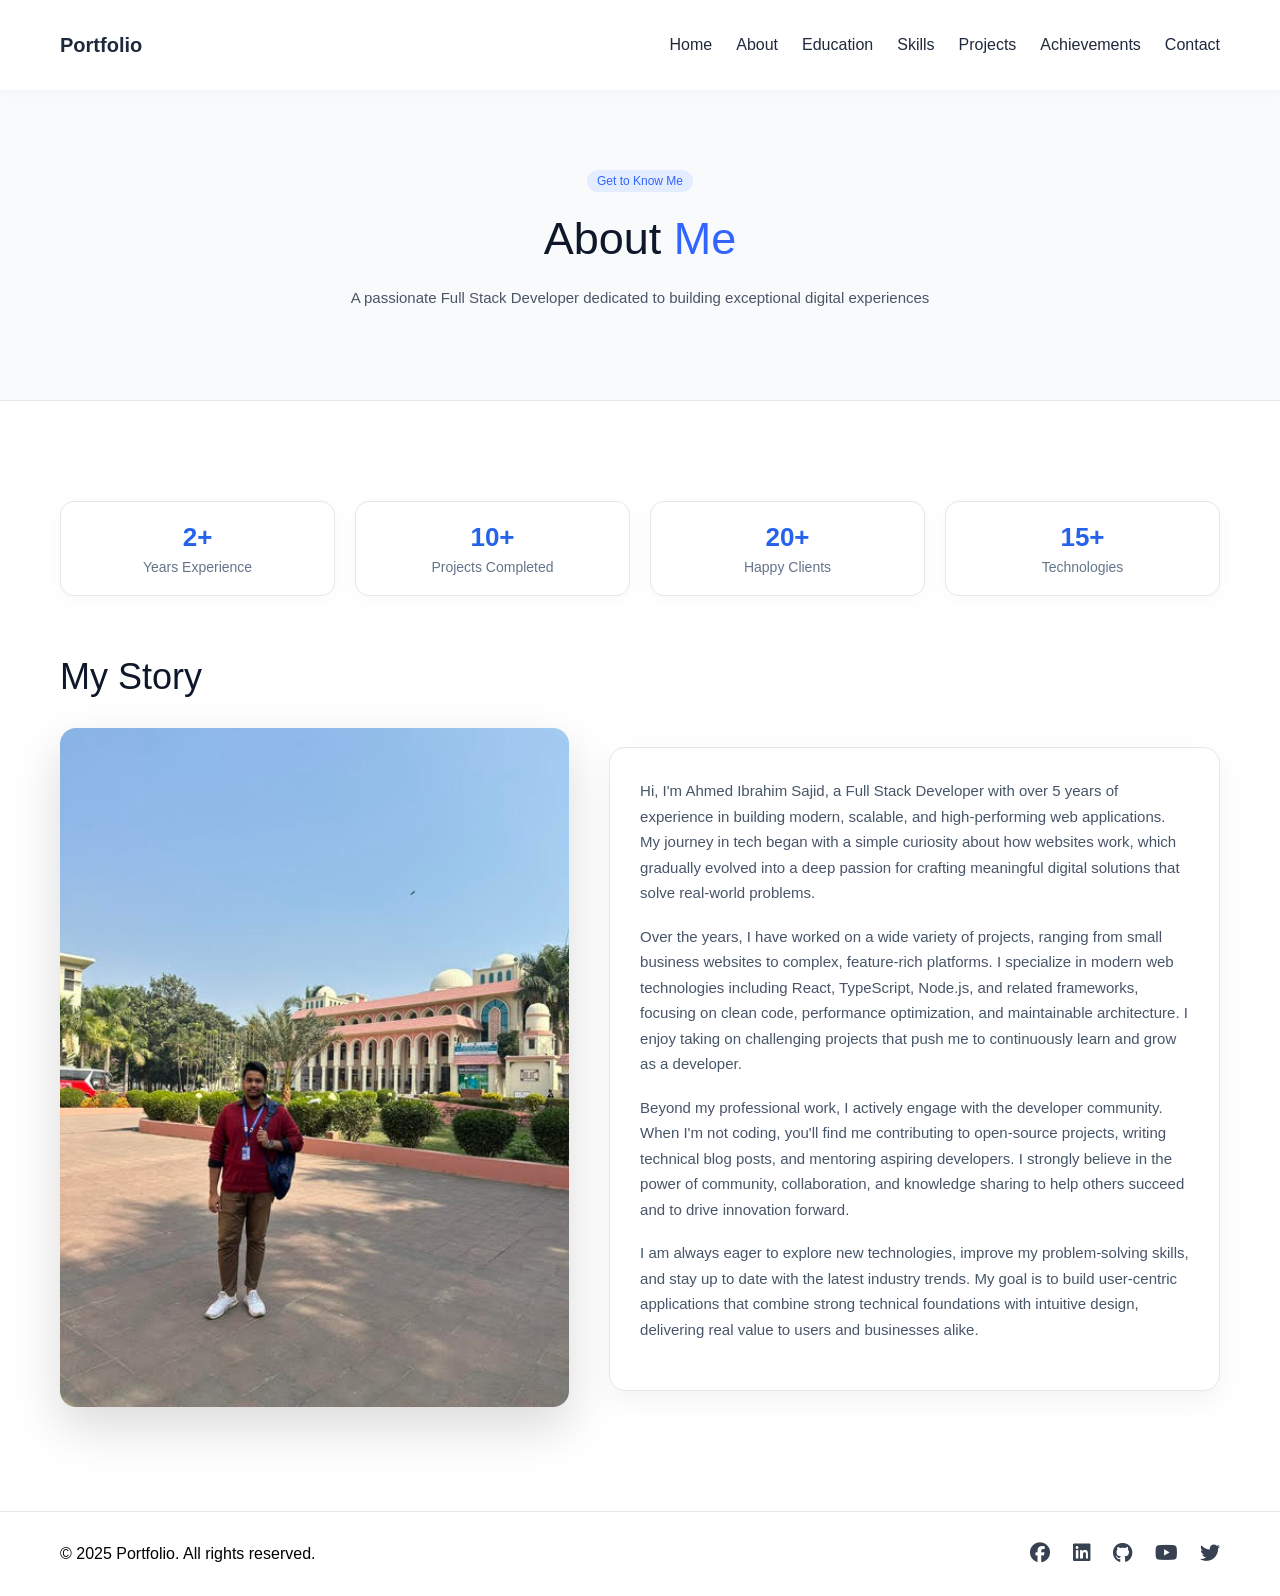
<file: about.html>
<!DOCTYPE html>
<html lang="en">

<head>
    <meta charset="UTF-8">
    <meta name="viewport" content="width=device-width, initial-scale=1.0">
    <link rel="stylesheet" href="style.css">
    <link rel="stylesheet" href="https://cdnjs.cloudflare.com/ajax/libs/font-awesome/6.5.0/css/all.min.css">
    <title>Sajid Portfolio</title>
</head>

<body>
    <!--navbar start-->
    <nav class="navbar">
        <div class="container">
            <div class="logo">
                Portfolio
            </div>
            <ul class="nav-links">
                <li><a href="index.html">Home</a></li>
                <li><a href="about.html">About</a></li>
                <li><a href="education.html">Education</a></li>
                <li><a href="skills.html">Skills</a></li>
                <li><a href="project.html">Projects</a></li>
                <li><a href="achievement.html">Achievements</a></li>
                <li><a href="contact.html">Contact</a></li>
            </ul>
        </div>
    </nav>
    <!--navbar end-->

    <!--hero section-->
    <section class="edu-heading">
        <div class="edu-container">
            <span class="badge">Get to Know Me</span>
            <h1>About <span class="highlight">Me</span></h1>
            <p>A passionate Full Stack Developer dedicated to building exceptional digital experiences</p>
        </div>
    </section>


    <!--main part-->
    <section class="about-hero">
        <!-- Stats -->
        <div class="about-stats">
            <div class="stat-card">
                <h3>2+</h3>
                <p>Years Experience</p>
            </div>
            <div class="stat-card">
                <h3>10+</h3>
                <p>Projects Completed</p>
            </div>
            <div class="stat-card">
                <h3>20+</h3>
                <p>Happy Clients</p>
            </div>
            <div class="stat-card">
                <h3>15+</h3>
                <p>Technologies</p>
            </div>
        </div>

        <!-- My Story -->
        <h2 class="about-title">My Story</h2>

        <div class="about-content">
            <!-- Image -->
            <div class="about-image">
                <img src="images/about.jpg" alt="Profile Image">
            </div>

            <!-- Text -->
            <div class="about-text">
                <p>
                    Hi, I'm Ahmed Ibrahim Sajid, a Full Stack Developer with over 5 years of experience
                    in building modern, scalable, and high-performing web applications. My journey
                    in tech began with a simple curiosity about how websites work, which gradually
                    evolved into a deep passion for crafting meaningful digital solutions that solve
                    real-world problems.
                </p>

                <p>
                    Over the years, I have worked on a wide variety of projects, ranging from small
                    business websites to complex, feature-rich platforms. I specialize in modern
                    web technologies including React, TypeScript, Node.js, and related frameworks,
                    focusing on clean code, performance optimization, and maintainable architecture.
                    I enjoy taking on challenging projects that push me to continuously learn and
                    grow as a developer.
                </p>

                <p>
                    Beyond my professional work, I actively engage with the developer community.
                    When I'm not coding, you'll find me contributing to open-source projects,
                    writing technical blog posts, and mentoring aspiring developers. I strongly
                    believe in the power of community, collaboration, and knowledge sharing to
                    help others succeed and to drive innovation forward.
                </p>

                <p>
                    I am always eager to explore new technologies, improve my problem-solving skills,
                    and stay up to date with the latest industry trends. My goal is to build
                    user-centric applications that combine strong technical foundations with
                    intuitive design, delivering real value to users and businesses alike.
                </p>
            </div>
        </div>
    </section>
    <!-- End of Hero Section -->


    <!-- ================== FOOTER ================== -->
    <footer class="footer">
        <div class="container footer-container">
            <p>© 2025 Portfolio. All rights reserved.</p>

            <div class="footer-icons">
                <a href="https://www.facebook.com/ahmed.ibrahim.sajid"><i class="fab fa-facebook"></i></a>
                <a href="https://www.linkedin.com/in/ahmed-ibrahim-sajid-56b912396/"><i class="fab fa-linkedin"></i></a>
                <a href="https://github.com/AI-Sajid10"><i class="fab fa-github"></i></a>
                <a href="#"><i class="fab fa-youtube"></i></a>
                <a href="#"><i class="fab fa-twitter"></i></a>
            </div>
        </div>
    </footer>
</body>

</html>
</file>
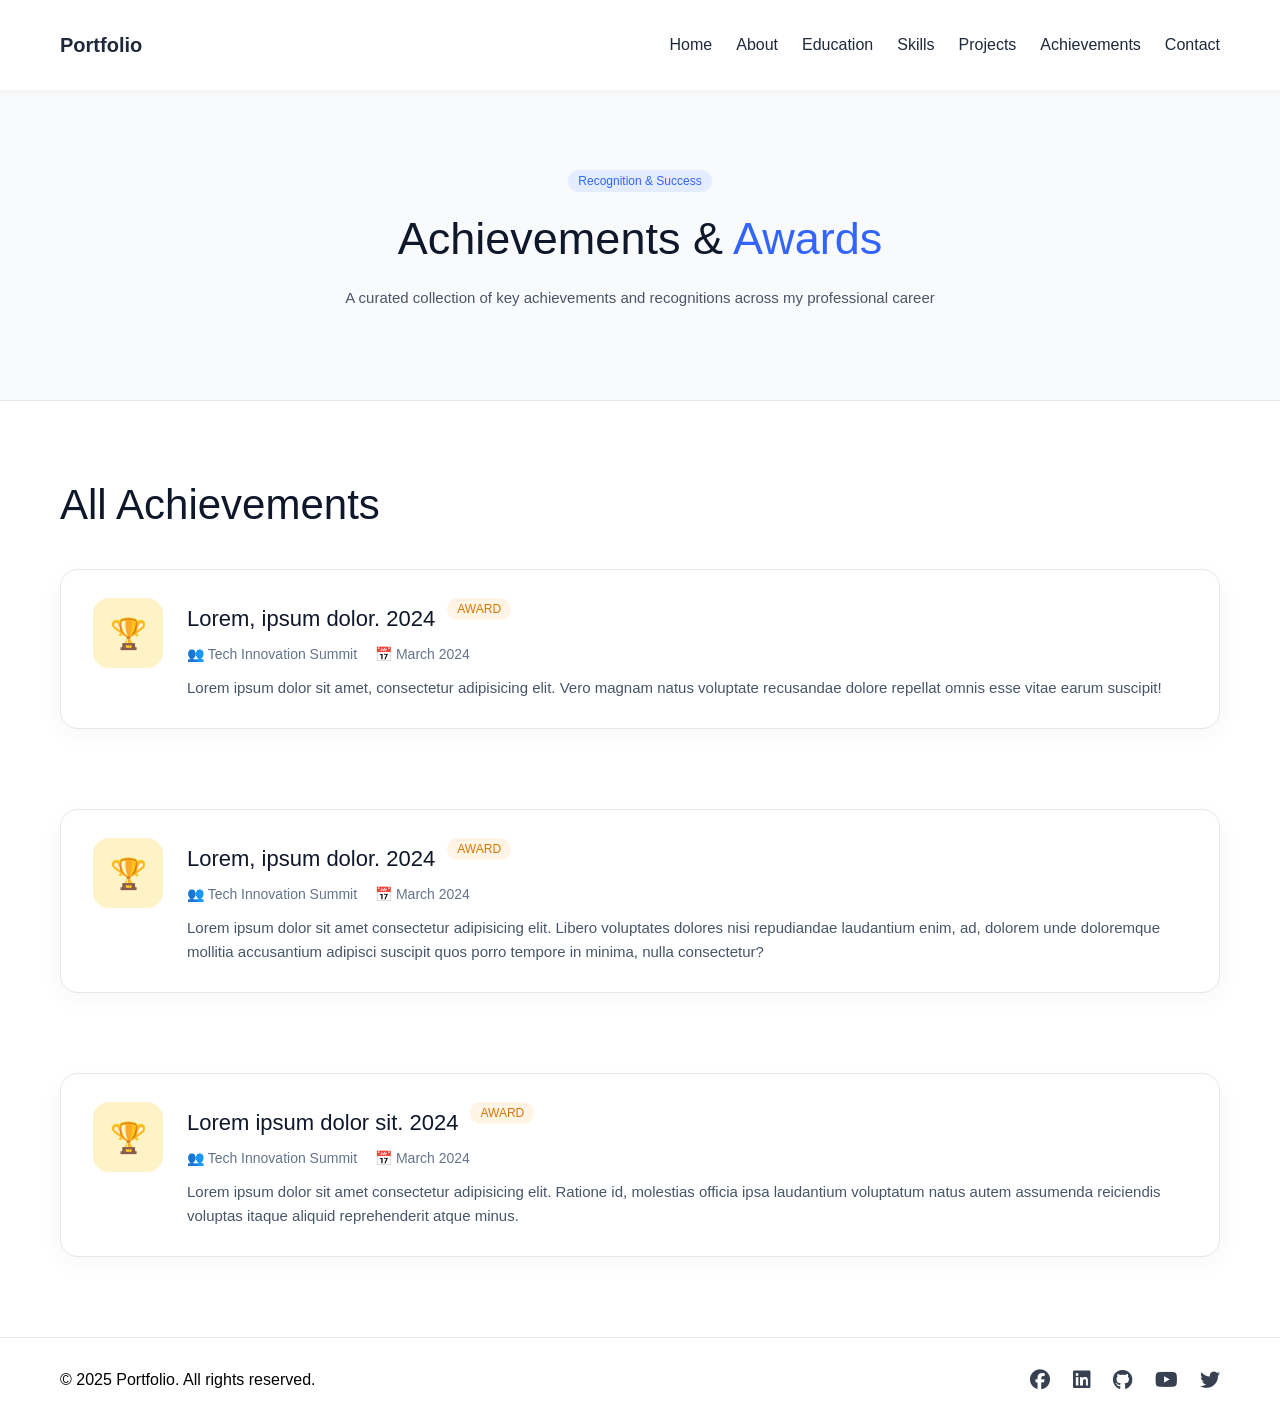
<file: achievement.html>
<!DOCTYPE html>
<html lang="en">
<head>
    <meta charset="UTF-8">
    <meta name="viewport" content="width=device-width, initial-scale=1.0">
    <link rel="stylesheet" href="style.css">
    <link rel="stylesheet" href="https://cdnjs.cloudflare.com/ajax/libs/font-awesome/6.5.0/css/all.min.css">
    <title>Sajid Portfolio</title>
</head>
<body>
    <!--navbar start-->
    <nav class="navbar">
        <div class="container">
            <div class="logo">
                 Portfolio
            </div>
            <ul class="nav-links">
                <li><a href="index.html">Home</a></li>
                <li><a href="about.html">About</a></li>
                <li><a href="education.html">Education</a></li>
                <li><a href="skills.html">Skills</a></li>
                <li><a href="project.html">Projects</a></li>
                <li><a href="achievement.html">Achievements</a></li>
                <li><a href="contact.html">Contact</a></li>
            </ul>
        </div>
    </nav>
    <!--navbar end-->
    <!--hero section-->
    <section class="edu-heading">
        <div class="edu-container">
            <span class="badge">Recognition & Success</span>
            <h1>Achievements & <span class="highlight">Awards</span></h1>
            <p>A curated collection of key achievements and recognitions across my professional career</p>
        </div>
    </section>
    <!--main part-->
    <!----1 number-->
    <section class="achievements-section">
  <h2 class="achievements-title">All Achievements</h2>

  <div class="achievement-card">
    <div class="achievement-icon award">
      🏆
    </div>

    <div class="achievement-content">
      <div class="achievement-header">
        <h3>Lorem, ipsum dolor. 2024</h3>
        <span class="badge award">AWARD</span>
      </div>

      <div class="achievement-meta">
        <span>👥 Tech Innovation Summit</span>
        <span>📅 March 2024</span>
      </div>

      <p>
        Lorem ipsum dolor sit amet, consectetur adipisicing elit. Vero magnam natus voluptate recusandae dolore repellat omnis esse vitae earum suscipit!
      </p>
    </div>
  </div>
</section>

<!--2 number-->
    <section class="achievements-section">
  <div class="achievement-card">
    <div class="achievement-icon award">
      🏆
    </div>

    <div class="achievement-content">
      <div class="achievement-header">
        <h3>Lorem, ipsum dolor. 2024</h3>
        <span class="badge award">AWARD</span>
      </div>

      <div class="achievement-meta">
        <span>👥 Tech Innovation Summit</span>
        <span>📅 March 2024</span>
      </div>

      <p>
        Lorem ipsum dolor sit amet consectetur adipisicing elit. Libero voluptates dolores nisi repudiandae laudantium enim, ad, dolorem unde doloremque mollitia accusantium adipisci suscipit quos porro tempore in minima, nulla consectetur?
      </p>
    </div>
  </div>
</section>

<!--3 number-->

    <section class="achievements-section">

  <div class="achievement-card">
    <div class="achievement-icon award">
      🏆
    </div>

    <div class="achievement-content">
      <div class="achievement-header">
        <h3>Lorem ipsum dolor sit. 2024</h3>
        <span class="badge award">AWARD</span>
      </div>

      <div class="achievement-meta">
        <span>👥 Tech Innovation Summit</span>
        <span>📅 March 2024</span>
      </div>

      <p>
        Lorem ipsum dolor sit amet consectetur adipisicing elit. Ratione id, molestias officia ipsa laudantium voluptatum natus autem assumenda reiciendis voluptas itaque aliquid reprehenderit atque minus.
      </p>
    </div>
  </div>
</section>

 <!-- ================== FOOTER ================== -->
<footer class="footer">
    <div class="container footer-container">
        <p>© 2025 Portfolio. All rights reserved.</p>
        
        <div class="footer-icons">
            <a href="https://www.facebook.com/ahmed.ibrahim.sajid"><i class="fab fa-facebook"></i></a>
            <a href="https://www.linkedin.com/in/ahmed-ibrahim-sajid-56b912396/"><i class="fab fa-linkedin"></i></a>
            <a href="https://github.com/AI-Sajid10"><i class="fab fa-github"></i></a>
            <a href="#"><i class="fab fa-youtube"></i></a>
            <a href="#"><i class="fab fa-twitter"></i></a>
        </div>
    </div>
</footer>


</body>
</html>
</file>
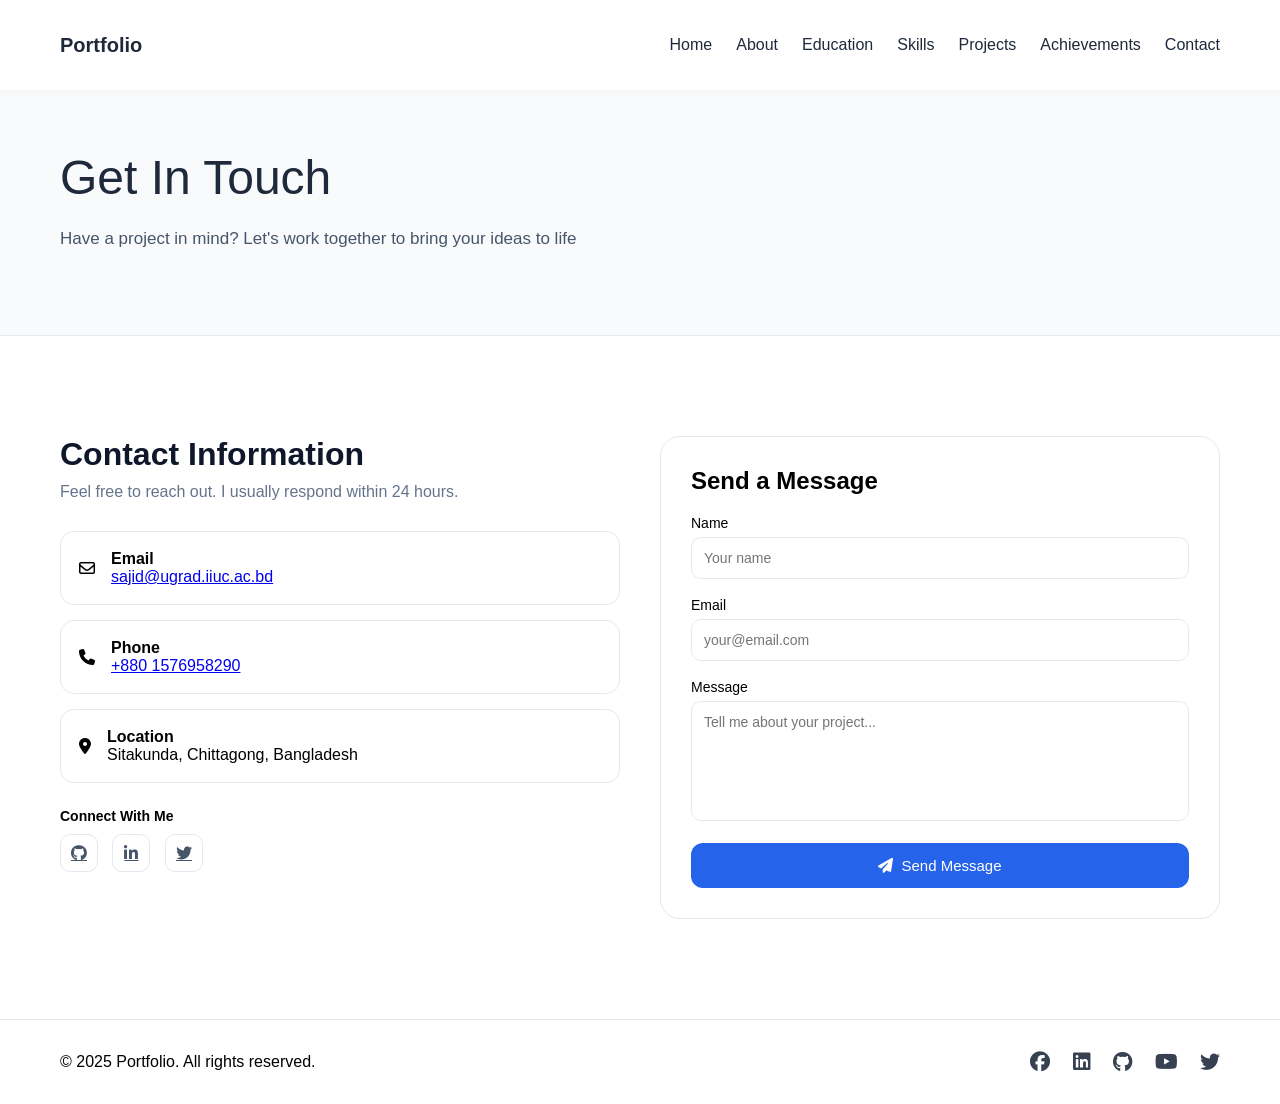
<file: contact.html>
<!DOCTYPE html>
<html lang="en">
<head>
    <meta charset="UTF-8">
    <meta name="viewport" content="width=device-width, initial-scale=1.0">
    <link rel="stylesheet" href="style.css">
    <link rel="stylesheet" href="https://cdnjs.cloudflare.com/ajax/libs/font-awesome/6.5.0/css/all.min.css">
    <title>Sajid Portfolio</title>
</head>
<body>
    <!--navbar start-->
    <nav class="navbar">
        <div class="container">
            <div class="logo">
                 Portfolio
            </div>
            <ul class="nav-links">
                <li><a href="index.html">Home</a></li>
                <li><a href="about.html">About</a></li>
                <li><a href="education.html">Education</a></li>
                <li><a href="skills.html">Skills</a></li>
                <li><a href="project.html">Projects</a></li>
                <li><a href="achievement.html">Achievements</a></li>
                <li><a href="contact.html">Contact</a></li>
            </ul>
        </div>
    </nav>
    <!--navbar end-->

     <!--hero section-->
    <section class="skill-header">
        <div class="container">
            <h1>Get In Touch</h1>
            <p>Have a project in mind? Let's work together to bring your ideas to life</p>
        </div>
    </section>

    <!--Form part-->
    <section class="contact-page">

  <!-- LEFT SIDE -->
  <div class="contact-info">
    <h2>Contact Information</h2>
    <p>Feel free to reach out. I usually respond within 24 hours.</p>

    <div class="contact-info-card">
      <i class="fa-regular fa-envelope"></i>
      <div>
        <h4>Email</h4>
        <span><a href="https://mail.google.com/mail/?view=cm&fs=1&to=c243042@ugrad.iiuc.ac.bd" target="blank">sajid@ugrad.iiuc.ac.bd</a></span>
      </div>
    </div>

    <div class="contact-info-card">
      <i class="fa-solid fa-phone"></i>
      <div>
        <h4>Phone</h4>
        <span><a href="tel: +8801576958290">+880 1576958290</a></span>
      </div>
    </div>

    <div class="contact-info-card">
      <i class="fa-solid fa-location-dot"></i>
      <div>
        <h4>Location</h4>
        <span>Sitakunda, Chittagong, Bangladesh</span>
      </div>
    </div>

    <div class="social">
      <h4>Connect With Me</h4>
      <a href="#"><i class="fa-brands fa-github"></i></a>
      <a href="#"><i class="fa-brands fa-linkedin-in"></i></a>
      <a href="#"><i class="fa-brands fa-twitter"></i></a>
    </div>
  </div>

  <!-- RIGHT SIDE -->
<div class="contact-form">
  <h3>Send a Message</h3>

  <form
    action="https://script.google.com/macros/s/AKfycbxA21levr-ldkdaEEt4sIg5Yqymep_7VeG4IV2s1E8KE-OB0PrGTtDNK5vOCEPy1Wh_1g/exec"
    method="POST"
    target="hidden_iframe"
  >

    <label>Name</label>
    <input type="text" name="name" placeholder="Your name" required>

    <label>Email</label>
    <input type="email" name="email" placeholder="your@email.com" required>

    <label>Message</label>
    <textarea name="message" placeholder="Tell me about your project..." required></textarea>

    <button type="submit">
      <i class="fa-solid fa-paper-plane"></i>
      Send Message
    </button>

  </form>

  <!-- Prevent page reload -->
  <iframe name="hidden_iframe" style="display:none;"></iframe>
</div>


</section>

    <!-- ================== FOOTER ================== -->
    <footer class="footer">
        <div class="container footer-container">
            <p>© 2025 Portfolio. All rights reserved.</p>
            
            <div class="footer-icons">
                <a href="https://www.facebook.com/ahmed.ibrahim.sajid"><i class="fab fa-facebook"></i></a>
                <a href="https://www.linkedin.com/in/ahmed-ibrahim-sajid-56b912396/"><i class="fab fa-linkedin"></i></a>
                <a href="https://github.com/AI-Sajid10"><i class="fab fa-github"></i></a>
                <a href="#"><i class="fab fa-youtube"></i></a>
                <a href="#"><i class="fab fa-twitter"></i></a>
            </div>
        </div>
    </footer>
</body>
</html>
</file>
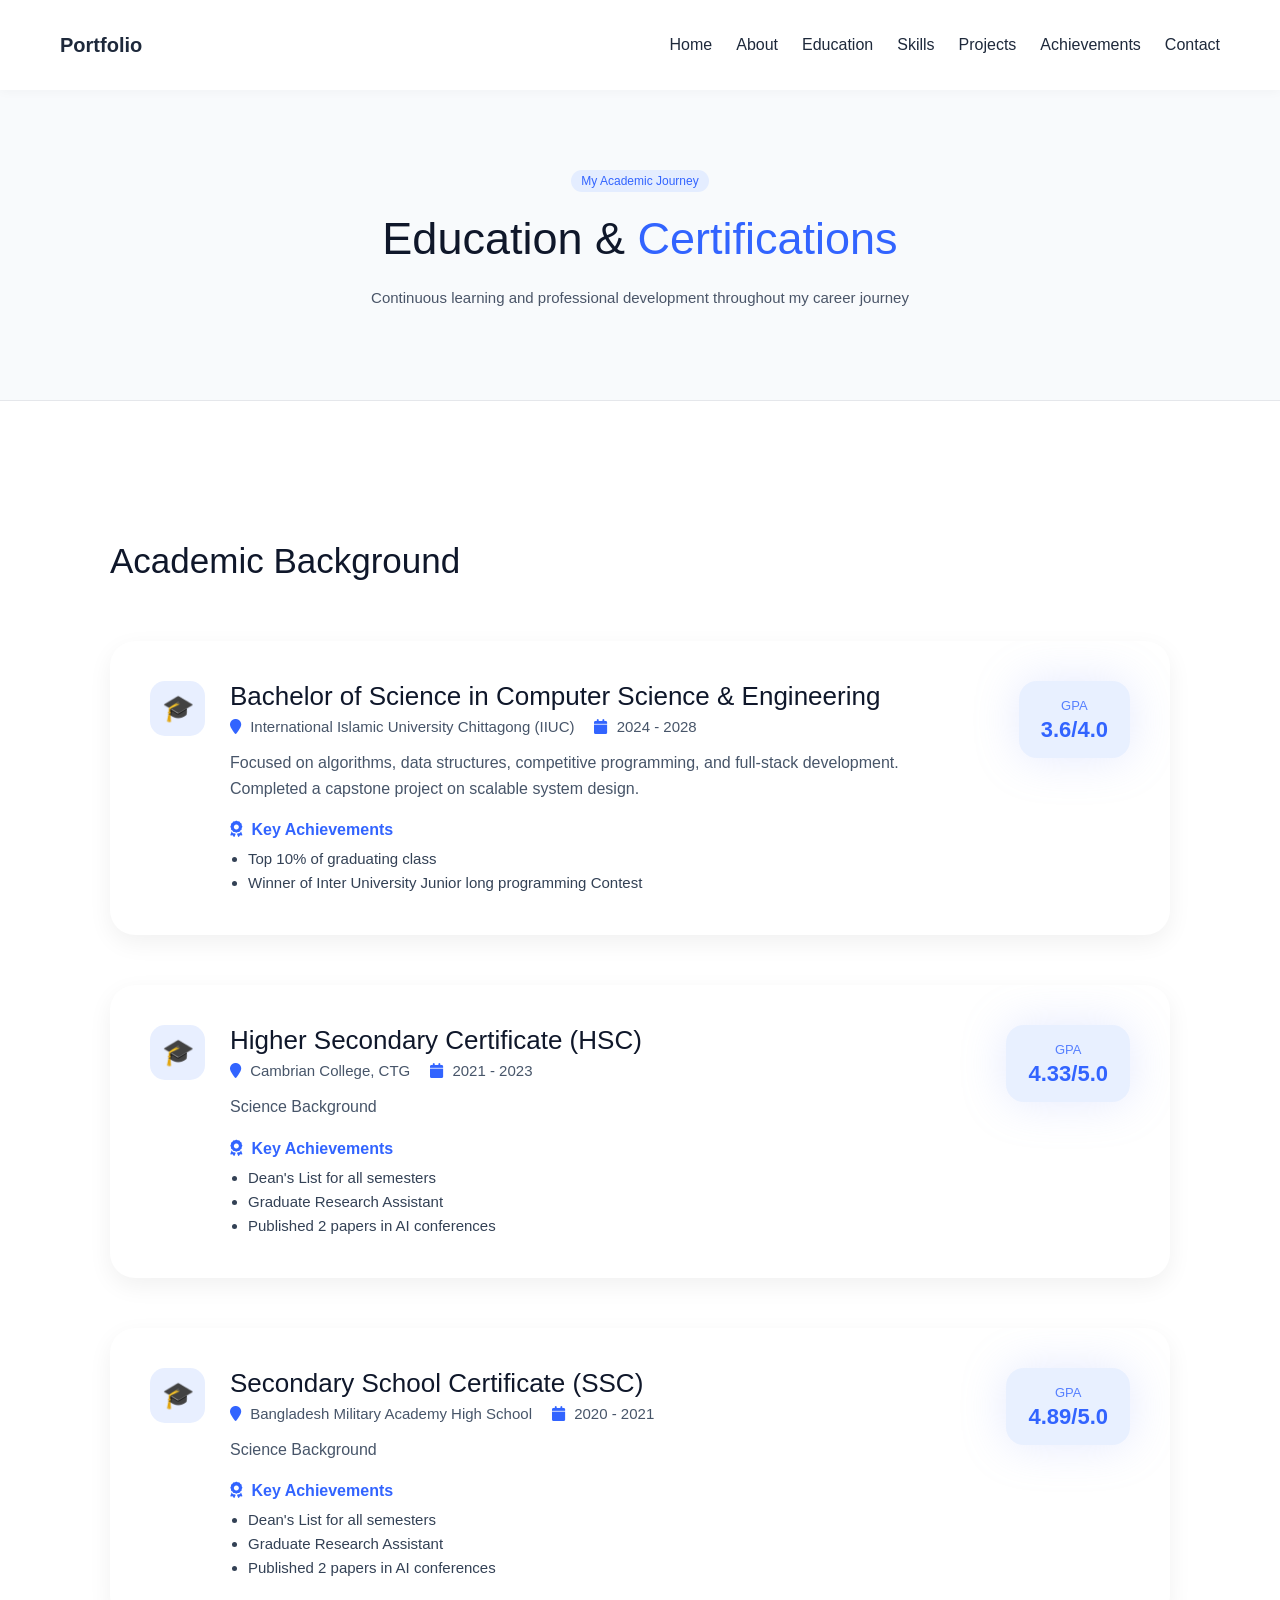
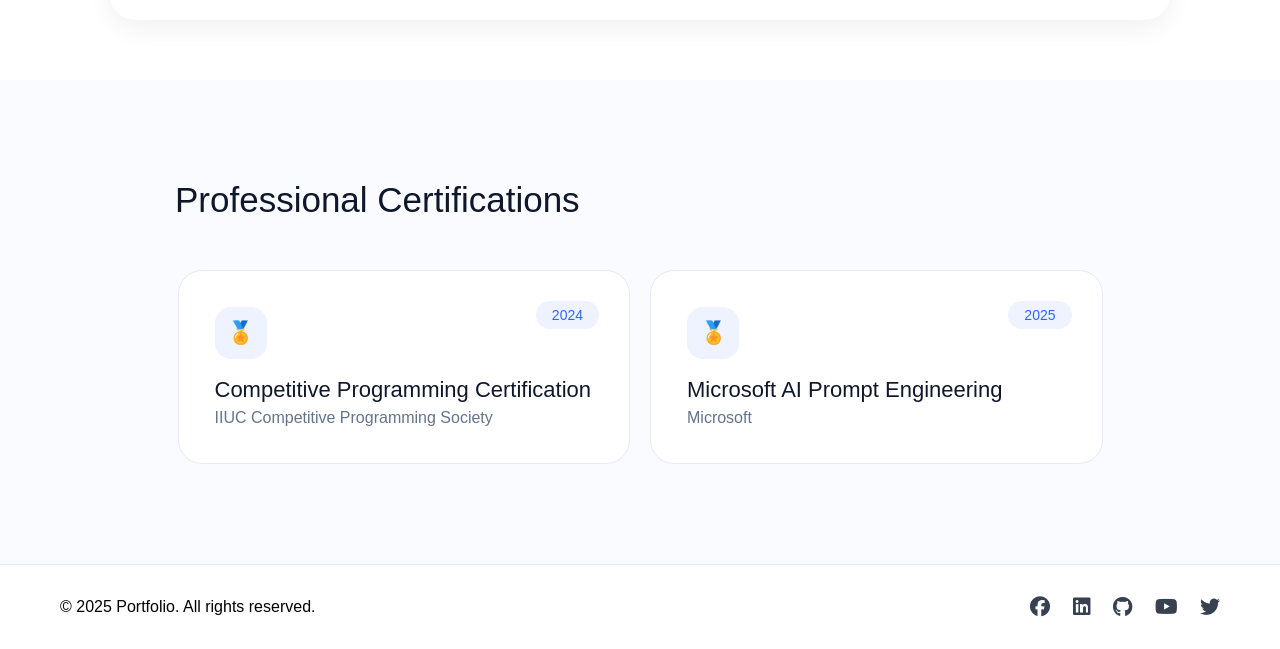
<file: education.html>
<!DOCTYPE html>
<html lang="en">
<head>
    <meta charset="UTF-8">
    <meta name="viewport" content="width=device-width, initial-scale=1.0">
    <link rel="stylesheet" href="style.css">
    <link rel="stylesheet" href="https://cdnjs.cloudflare.com/ajax/libs/font-awesome/6.5.0/css/all.min.css">
    <title>Sajid Portfolio</title>
</head>
<body>
    <!--navbar start-->
    <nav class="navbar">
        <div class="container">
            <div class="logo">
                 Portfolio
            </div>
            <ul class="nav-links">
                <li><a href="index.html">Home</a></li>
                <li><a href="about.html">About</a></li>
                <li><a href="education.html">Education</a></li>
                <li><a href="skills.html">Skills</a></li>
                <li><a href="project.html">Projects</a></li>
                <li><a href="achievement.html">Achievements</a></li>
                <li><a href="contact.html">Contact</a></li>
            </ul>
        </div>
    </nav>
    <!--navbar end-->
    <!--hero section-->
    <section class="edu-heading">
        <div class="edu-container">
            <span class="badge">My Academic Journey</span>
            <h1>Education & <span class="highlight">Certifications</span></h1>
            <p>Continuous learning and professional development throughout my career journey</p>
        </div>
    </section>
    <!--main part-->
    <section class="edu-section">
    <h2 class="edu-title">Academic Background</h2>

    <!-- Bachelor -->
    <div class="edu-card">
        <div class="edu-left">
            <div class="edu-icon">
                🎓
            </div>

            <div class="edu-info">
                <h3>Bachelor of Science in Computer Science & Engineering</h3>

                <div class="edu-meta">
                    <p><i class="fa fa-map-marker"></i> International Islamic University Chittagong (IIUC)</p>
                    <p><i class="fa fa-calendar"></i> 2024 - 2028</p>
                </div>

                <p class="edu-desc">
                    Focused on algorithms, data structures, competitive programming, and full-stack development. Completed a capstone project on scalable system design.
                </p>

                <div class="edu-ach-title"><i class="fa fa-award"></i> Key Achievements</div>

                <ul class="edu-ach">
                    <li>Top 10% of graduating class</li>
                    <li>Winner of Inter University Junior long programming Contest</li>
                </ul>
            </div>
        </div>

        <div class="edu-badge">
            <span>GPA</span>
            <h4>3.6/4.0</h4>
        </div>
    </div>
    <!-- Higher Secondary -->
    <div class="edu-card">
        <div class="edu-left">
            <div class="edu-icon">
                🎓
            </div>

            <div class="edu-info">
                <h3>Higher Secondary Certificate (HSC)</h3>

                <div class="edu-meta">
                    <p><i class="fa fa-map-marker"></i> Cambrian College, CTG</p>
                    <p><i class="fa fa-calendar"></i> 2021 - 2023</p>
                </div>

                <p class="edu-desc">
                    Science Background
                </p>

                <div class="edu-ach-title"><i class="fa fa-award"></i> Key Achievements</div>

                <ul class="edu-ach">
                    <li>Dean's List for all semesters</li>
                    <li>Graduate Research Assistant</li>
                    <li>Published 2 papers in AI conferences</li>
                </ul>
            </div>
        </div>

        <div class="edu-badge">
            <span>GPA</span>
            <h4>4.33/5.0</h4>
        </div>
    </div>

    <!-- Secondary  School -->
    <div class="edu-card">
        <div class="edu-left">
            <div class="edu-icon">
                🎓
            </div>

            <div class="edu-info">
                <h3>Secondary School Certificate (SSC)</h3>

                <div class="edu-meta">
                    <p><i class="fa fa-map-marker"></i> Bangladesh Military Academy High School</p>
                    <p><i class="fa fa-calendar"></i> 2020 - 2021</p>
                </div>

                <p class="edu-desc">
                    Science Background
                </p>

                <div class="edu-ach-title"><i class="fa fa-award"></i> Key Achievements</div>

                <ul class="edu-ach">
                    <li>Dean's List for all semesters</li>
                    <li>Graduate Research Assistant</li>
                    <li>Published 2 papers in AI conferences</li>
                </ul>
            </div>
        </div>

        <div class="edu-badge">
            <span>GPA</span>
            <h4>4.89/5.0</h4>
        </div>
    </div>

</section>
<!--Last part-->
<section class="cert-section">

    <h2 class="cert-title">Professional Certifications</h2>

    <div class="cert-grid">

        <div class="cert-card">
            <div class="cert-icon">🏅</div>
            <span class="cert-year">2024</span>
            <h3>Competitive Programming Certification</h3>
            <p>IIUC Competitive Programming Society</p>
        </div>

        <div class="cert-card">
            <div class="cert-icon">🏅</div>
            <span class="cert-year">2025</span>
            <h3>Microsoft AI Prompt Engineering</h3>
            <p>Microsoft</p>
        </div>

    </div>
</section>

<!-- ================== FOOTER ================== -->
<footer class="footer">
    <div class="container footer-container">
        <p>© 2025 Portfolio. All rights reserved.</p>
        
        <div class="footer-icons">
            <a href="https://www.facebook.com/ahmed.ibrahim.sajid"><i class="fab fa-facebook"></i></a>
            <a href="https://www.linkedin.com/in/ahmed-ibrahim-sajid-56b912396/"><i class="fab fa-linkedin"></i></a>
            <a href="https://github.com/AI-Sajid10"><i class="fab fa-github"></i></a>
            <a href="#"><i class="fab fa-youtube"></i></a>
            <a href="#"><i class="fab fa-twitter"></i></a>
        </div>
    </div>
</footer>


</body>
</html>
</file>
<file: style.css>
/*----------navbar css--------------*/
*{
    padding: 0;
    margin: 0;
    box-sizing: border-box;
}

body{
    font-family: Arial, sans-serif;
}

/* Navbar styling */
.navbar {
  width: 100%;
  position: fixed;
  top: 0;
  left: 0;
  z-index: 999;
  padding: 15px 0;
  background: rgba(255, 255, 255, 0.9); 
  box-shadow: 0 2px 10px rgba(0,0,0,0.03);
  transition: background 0.3s ease, box-shadow 0.3s ease, backdrop-filter 0.3s ease;
}
.navbar.transparent {
  background: rgba(255, 255, 255, 0.2); /* more transparent */
  backdrop-filter: blur(40px); /* blur effect */
  -webkit-backdrop-filter: blur(40px);
  box-shadow: none;
}
.container {
  max-width: 1200px;
  margin: 0 auto;
  padding: 0 20px;
  height: 60px;
  display: flex;
  align-items: center;
  justify-content: space-between;
}
.logo {
  font-size: 20px;
  font-weight: 600;
  color: #1e293b;
}
.nav-links{
    display: flex;
    list-style: none;
    gap: 24px;
}
.nav-links a {
  text-decoration: none;
  color: #1e293b;
  font-size: 16px;
  transition: 0.3s;
}
.nav-links a:hover{
    color: #2563eb;
}
.navbar a.active {
    color: #3b82f6;     /* Blue highlight */
    font-weight: 600;
}
/*------nav css end-------*/


/*------------hero section css-----------*/
.hero{
  width: 100%;
  padding: 80px 50px;
  display: flex;
  align-items: center;
  justify-content: space-between;
  gap: 40px;
  max-width: 1350px;
  margin: 90px auto 0 auto;
  margin-top: 90px; 

  /* white → transparent gradient like reference */
  background: linear-gradient(to right, white 60%, rgba(255,255,255,0));
}
.hero-text{
  flex: 1;
}
.badge{
  display: inline-block;
  background: #e4edff;
  color: #3264ff;
  padding: 10px 22px;
  border-radius: 50px;
  font-size: 28px;
  margin-bottom: 20px;
}
.hero h1 {
  font-size: 58px;
  font-weight: 700;
  line-height: 1.2;
  color: #0f172a;
  margin-bottom: 20px;
}
.hero h1 .highlight {
  color: #3264ff;
}
.hero p {
  font-size: 20px;
  color: #4a5568;
  max-width: 600px;
  line-height: 1.6;
  margin-bottom: 35px;
}
/*buttons*/
.hero-buttons {
  display: flex;
  gap: 20px;
}
.btn-primary {
  background: #3264ff;
  color: white;
  padding: 16px 32px;
  border-radius: 12px;
  text-decoration: none;
  font-size: 18px;
  transition: 0.3s;
}
.btn-primary:hover {
  background: #244ed1;
}
.btn-secondary {
  background: white;
  color: #1e293b;
  padding: 16px 32px;
  border-radius: 12px;
  text-decoration: none;
  font-size: 18px;
  border: 2px solid #e2e8f0;
  transition: 0.3s;
}
.btn-secondary:hover {
  background: #f1f5f9;
}
.hero-image {
  flex: 1;
  display: flex;
  justify-content: center;
}
.hero-image img {
  width: 100%;
  max-width: 500px;
  border-radius: 20px;
  object-fit: cover;
}
/*----------Skills design ----------*/
.skills-preview{
  padding: 80px 40px;
  background: #f7f9fc;
}
.skills-header{
  display: flex;
  justify-content: space-between;
  align-items: center;
  margin-bottom: 40px;
}
.skills-header h2 {
    font-size: 38px;
    font-weight: 700;
}
.skills-header p {
    color: #666;
    margin-top: 5px;
}
.view-all {
    color: #2463eb;
    font-weight: 600;
    text-decoration: none;
}
.skills-grid {
    display: grid;
    grid-template-columns: repeat(auto-fit, minmax(250px, 1fr));
    gap: 25px;
}
.skill-card {
    background: #fff;
    padding: 25px;
    border-radius: 18px;
    box-shadow: 0 4px 18px rgba(0,0,0,0.05);
    transition: 0.3s ease;
}
.skill-card:hover {
    transform: translateY(-5px);
    box-shadow: 0 6px 25px rgba(0,0,0,0.07);
}
.skill-card h3 {
    font-size: 20px;
    margin-bottom: 10px;
    font-weight: 600;
}
.skill-card p {
    font-size: 15px;
    font-weight: 500;
    color: #555;
}
.percent {
    float: right;
    font-weight: 600;
}
.progress {
    margin-top: 10px;
    width: 100%;
    height: 7px;
    background: #e8ecf5;
    border-radius: 10px;
}
.progress-bar {
    height: 100%;
    background: #2463eb;
    border-radius: 10px;
}
.skill-top {
    display: flex;
    align-items: center;
    gap: 12px;
    margin-bottom: 12px;
}
.skill-top img {
    width: 32px;
    height: 32px;
}


/* Special Counter Card */
.counter-card {
    text-align: center;
}

.counter-card .skill-top {
    display: flex;
    flex-direction: column;
    justify-content: center;
    align-items: center;
    gap: 8px;
}

.counter-card img {
    width: 40px;
    height: 40px;
    opacity: 0.9;
}

.counter-number {
    font-size: 2rem;
    font-weight: 700;
    color: var(--primary);
    margin-top: 5px;
}

/* Override progress bar (hide it for this card) */
.counter-card .progress,
.counter-card .progress-bar,
.counter-card p .percent {
    display: none !important;
}


/*-----skills design end------*/

.section-divider {
    width: 100%;
    height: 80px;
    background: linear-gradient(to bottom, transparent, #f7f9fc);
}

/*hero section css end*/

.section-divider2 {
    width: 100%;
    height: 30px;
    background: linear-gradient(to bottom, transparent, #f7f9fc);
}


/* -------- PROJECT SECTION -------- */
.project-section {
    padding: 150px 0;
}

.section-header {
    display: flex;
    align-items: center;
    justify-content: space-between;
    margin-bottom: 40px;
}

.section-header h2 {
    font-size: 36px;
    color: #1a1a1a;
}

.section-header p {
    margin-top: 5px;
    color: #6b7280;
}

.view-all {
    color: #3b82f6;
    text-decoration: none;
    font-weight: 500;
}

.projects-grid {
    display: flex;
    gap: 30px;
    flex-wrap: wrap;
}

.project-card {
    background: white;
    border-radius: 14px;
    box-shadow: 0 4px 25px rgba(0,0,0,0.06);
    overflow: hidden;
    width: 360px;
    min-width: 220px;
}

.project-card img {
    width: 100%;
    height: 120px;
    object-fit: cover;
}

.project-content {
    padding: 12px;
}

.project-content h3 {
    font-size: 20px;
    margin-bottom: 8px;
}

.project-content p {
    color: #6b7280;
    font-size: 15px;
    margin-bottom: 16px;
}

.tech-badges span {
    display: inline-block;
    background: #eef2ff;
    color: #3b82f6;
    padding: 4px 10px;
    font-size: 12px;
    border-radius: 6px;
    margin-right: 6px;
    margin-bottom: 8px;
}

.project-buttons {
    margin-top: 10px;
}

.project-btn {
    display: inline-block;
    padding: 8px 16px;
    border: 1.5px solid #d1d5db;
    border-radius: 8px;
    text-decoration: none;
    color: #1f2937;
    font-size: 14px;
}

.project-btn:hover {
    background: #f3f4f6;
}


/* -------- FOOTER -------- */
.footer {
    padding: 12px 0;
    background: #fff;
    border-top: 1px solid #e5e7eb;
}

.footer-container {
    display: flex;
    align-items: center;
    justify-content: space-between;
}

.footer-icons a {
    font-size: 20px;
    color: #374151;
    margin-left: 18px;
    text-decoration: none;
}

.footer-icons a:hover {
    color: #3b82f6;
}


/*Skill page*/
/* Skills Page Header */
.skill-header {
    padding: 100px 0 125px 0;
    background: #f8fafc; 
    text-align: left;
    border-bottom: 1px solid #e5e7eb;
}
.skill-header .container {
    width: 100%;
    margin: 0 auto;
    max-width: 1200px;
    padding : 0 20px;
    display: block;
}
.skill-header h1 {
    font-size: 48px;
    font-weight: 500;
    color: #1e293b;
    margin-bottom: 20px;
    margin-top: 50px;
}
.skill-header p {
    font-size: 17px;
    color: #475569;
    max-width: 650px;
    line-height: 1.6;
}
.skill-head h2 {
    font-size: 100px;
    font-weight: 500;
    margin-top: 40px;
    margin-bottom: 40px;
}
/* End Skill page header */
/* Skills Page Header */
.skill-ending {
    padding: 40px 0 70px 0;
    background: #f8fafc; 
    text-align: center;
    border-bottom: 1px solid #e5e7eb;
}
.skill-ending .content {
    width: 100%;
    margin: 0 auto;
    max-width: 1200px;
    padding : 0 20px;
    display: block;
}
.skill-ending h2 {
    font-size: 30px;
    font-weight: 100;
    color: #1e293b;
    margin-bottom: 20px;
    margin-top: 50px;
}
.skill-ending p {
    font-size: 16px;
    color: #475569;
    max-width: 650px;
    line-height: 1.7;
    margin: 0 auto;
    text-align: center;
}
.skill-head h2 {
    font-size: 25px;
    font-weight: 200;
}
/* End Skill page header */

/* --------Education Page------------- */
/*------------hero section css-----------*/
.edu-heading{
  width: 100%;
  padding: 80px 50px;
  display: flex;
  align-items: center;
  justify-content: space-between;
  gap: 40px;
  max-width: 1350px;
  margin: 90px auto 0 auto;
  margin-top: 90px; 
  text-align: center;

  /* white → transparent gradient like reference */
  /*background: linear-gradient(to right, white 60%, rgba(255,255,255,0));*/
  background: #f8fafc; 
  border-bottom: 1px solid #e5e7eb;
}
.edu-container{
  flex: 1;
  display: flex;
  flex-direction: column;
  align-items: center;   
  text-align: center;
}
.badge{
  display: inline-block;
  background: #e4edff;
  color: #3264ff;
  padding: 10px 22px;
  border-radius: 50px;
  font-size: 14px;
  margin-bottom: 20px;
}
.edu-heading h1 {
  font-size: 45px;
  font-weight: 300;
  line-height: 1.2;
  color: #0f172a;
  margin-bottom: 20px;
}
.edu-heading h1 .highlight {
  color: #3264ff;
}
.edu-heading p {
  font-size: 15px;
  color: #4a5568;
  max-width: 600px;
  line-height: 1.6;
  margin-bottom: 10px;
}
/*--------edu main part css---------*/
/* Section wrapper */
.edu-section {
    max-width: 1100px;
    margin: 140px auto 60px auto;
    padding: 0 20px;
}

/* Title */
.edu-title {
    font-size: 35px;
    font-weight: 300;
    text-align: left;
    color: #0f172a;
    margin-bottom: 60px;
}

/* Cards */
.edu-card {
    background: #ffffff;
    padding: 40px;
    border-radius: 25px;
    box-shadow: 0 8px 25px rgba(0,0,0,0.06);
    margin-bottom: 50px;
    display: flex;
    justify-content: space-between;
    position: relative;
    overflow: hidden;
}

/* Left content */
.edu-left {
    display: flex;
    gap: 25px;
}

/* Icon bubble */
.edu-icon {
    width: 55px;
    height: 55px;
    background: #e8efff;
    border-radius: 15px;
    display: flex;
    align-items: center;
    justify-content: center;
    font-size: 26px;
    color: #3264ff;
}

/* Main text */
.edu-info h3 {
    font-size: 26px;
    font-weight: 500;
    color: #0f172a;
    margin-bottom: 6px;
}
/* Meta info */
.edu-meta {
    font-size: 15px;
    color: #475569;
    display: flex;
    gap: 20px;
    margin-bottom: 15px;
}

.edu-meta i {
    color: #3264ff;
    margin-right: 5px;
}

/* Description */
.edu-desc {
    color: #475569;
    font-size: 16px;
    max-width: 700px;
    line-height: 1.6;
    margin-bottom: 20px;
}


/* Achievements */
.edu-ach-title {
    font-weight: 600;
    color: #3264ff;
    margin-bottom: 8px;
    font-size: 16px;
}

.edu-ach-title i {
    margin-right: 5px;
}

.edu-ach {
    color: #334155;
    font-size: 15px;
    line-height: 1.6;
    margin-left: 18px;
}

/* GPA badge */
.edu-badge {
    background: rgba(102,153,255,0.15);
    padding: 15px 22px;
    border-radius: 18px;
    height: fit-content;
    text-align: center;
    color: #3264ff;
    box-shadow: 0 0 45px rgba(150,170,250,0.25);
}

.edu-badge span {
    font-size: 13px;
    opacity: 0.8;
}

.edu-badge h4 {
    font-size: 22px;
    margin-top: 3px;
}
/* ================= Certifications Section ================= */

.cert-section {
    background: #f9fbff;
    padding: 100px 20px;
}

/* Section heading */
.cert-title {
    text-align: left;
    font-size: 35px;
    font-weight: 200;
    color: #0f172a;
    margin-bottom: 50px;
    padding: 0 155px;
}

/* Grid */
.cert-grid {
    max-width: 925px;
    margin: 0 auto;
    display: grid;
    grid-template-columns: repeat(2, 1fr);
    gap: 20px;
}

/* Card */
.cert-card {
    background: #ffffff;
    padding: 36px;
    border-radius: 24px;
    border: 1px solid #e5ebf5;
    position: relative;
    transition: all 0.3s ease;
}

/* Hover */
.cert-card:hover {
    transform: translateY(-6px);
    box-shadow: 0 18px 40px rgba(0,0,0,0.08);
}

/* Icon */
.cert-icon {
    width: 52px;
    height: 52px;
    background: #eef3ff;
    border-radius: 16px;
    display: flex;
    align-items: center;
    justify-content: center;
    font-size: 22px;
    color: #3264ff;
    margin-bottom: 18px;
}

/* Year badge */
.cert-year {
    position: absolute;
    top: 30px;
    right: 30px;
    background: #eef3ff;
    color: #3264ff;
    font-size: 14px;
    padding: 6px 16px;
    border-radius: 30px;
    font-weight: 500;
}

/* Card title */
.cert-card h3 {
    font-size: 22px;
    font-weight: 500;
    color: #0f172a;
    margin-bottom: 6px;
}

/* Provider */
.cert-card p {
    font-size: 16px;
    color: #64748b;
}

/*--------edu main part css end---------*/


/* -------- Achievement Page -------- */
.achievements-section {
  max-width: 1200px;
  margin: 80px auto;
  padding: 0 20px;
}

.achievements-title {
  font-size: 42px;
  font-weight: 400;
  color: #0f172a;
  margin-bottom: 40px;
}

/* Card */
.achievement-card {
  display: flex;
  gap: 24px;
  padding: 28px 32px;
  border-radius: 18px;
  background: #ffffff;
  border: 1px solid #e5e7eb;
  box-shadow: 0 6px 25px rgba(0,0,0,0.04);
}

/* Left icon area */
.achievement-icon {
  min-width: 70px;
  height: 70px;
  border-radius: 16px;
  display: flex;
  align-items: center;
  justify-content: center;
  font-size: 30px;
}

.achievement-icon.award {
  background: #fef3c7;
}

/* Content */
.achievement-content h3 {
  font-size: 22px;
  font-weight: 500;
  color: #0f172a;
}

.achievement-header {
  display: flex;
  align-items: center;
  gap: 12px;
  margin-bottom: 6px;
}

.badge {
  font-size: 12px;
  padding: 4px 10px;
  border-radius: 999px;
  font-weight: 500;
}

.badge.award {
  background: #fff4e5;
  color: #d97706;
}

.achievement-meta {
  display: flex;
  gap: 18px;
  font-size: 14px;
  color: #64748b;
  margin-bottom: 14px;
}

.achievement-content p {
  font-size: 15px;
  color: #475569;
  line-height: 1.6;
}

/* -------- End Achievement Page -------- */
/* -------- About Page -------- */
.about-hero {
  max-width: 1200px;
  margin: 100px auto;
  padding: 0 20px;
}

/* Stats */
.about-stats {
  display: grid;
  grid-template-columns: repeat(4, 1fr);
  gap: 20px;
  margin-bottom: 60px;
}

.stat-card {
  background: #ffffff;
  border: 1px solid #e5e7eb;
  border-radius: 14px;
  padding: 20px;
  text-align: center;
  box-shadow: 0 4px 20px rgba(0,0,0,0.03);
}

.stat-card h3 {
  font-size: 26px;
  font-weight: 600;
  color: #2563eb;
  margin-bottom: 6px;
}

.stat-card p {
  font-size: 14px;
  color: #64748b;
}

/* Title */
.about-title {
  font-size: 36px;
  font-weight: 400;
  color: #0f172a;
  margin-bottom: 30px;
}

/* Content */
.about-content {
  display: grid;
  grid-template-columns: 1fr 1.2fr;
  gap: 40px;
  align-items: center;
}

/* Image */
.about-image img {
  width: 100%;
  border-radius: 16px;
  box-shadow: 0 20px 50px rgba(0,0,0,0.15);
}

/* Text Card */
.about-text {
  background: #ffffff;
  border: 1px solid #e5e7eb;
  border-radius: 16px;
  padding: 30px;
  box-shadow: 0 10px 30px rgba(0,0,0,0.05);
}

.about-text p {
  font-size: 15px;
  color: #475569;
  line-height: 1.7;
  margin-bottom: 18px;
}

/*-------- End About Page -------- */
/* -------- Contact Page -------- */
*{
  margin:0;
  padding:0;
  box-sizing:border-box;
  font-family:'Segoe UI', sans-serif;
}

body{
  background:#ffffff;
}

/* MAIN LAYOUT */
.contact-page{
  max-width:1200px;
  margin:100px auto;
  padding:0 20px;
  display:grid;
  grid-template-columns:1fr 1fr;
  gap:40px;
}

/* LEFT */
.contact-info h2{
  font-size:32px;
  margin-bottom:10px;
  color:#0f172a;
}

.contact-info p{
  color:#64748b;
  margin-bottom:30px;
}

.contact-info-card{
  display:flex;
  align-items:center;
  gap:16px;
  padding:18px;
  border:1px solid #e2e8f0;
  border-radius:14px;
  margin-bottom:15px;
}

.info-card i{
  width:44px;
  height:44px;
  background:#eef2ff;
  color:#2563eb;
  display:flex;
  align-items:center;
  justify-content:center;
  border-radius:12px;
  font-size:18px;
}

.info-card h4{
  font-size:15px;
  color:#0f172a;
}

.info-card span{
  font-size:14px;
  color:#64748b;
}

/* SOCIAL */
.social{
  margin-top:25px;
}

.social h4{
  font-size:14px;
  margin-bottom:10px;
}

.social a{
  width:38px;
  height:38px;
  border:1px solid #e2e8f0;
  border-radius:10px;
  display:inline-flex;
  align-items:center;
  justify-content:center;
  color:#475569;
  margin-right:10px;
  transition:0.3s;
}

.social a:hover{
  background:#2563eb;
  color:#ffffff;
}

/* RIGHT FORM */
.contact-form{
  border:1px solid #e2e8f0;
  border-radius:20px;
  padding:30px;
}

.contact-form h3{
  font-size:24px;
  margin-bottom:20px;
}

.contact-form label{
  font-size:14px;
  display:block;
  margin-bottom:6px;
}

.contact-form input,
.contact-form textarea{
  width:100%;
  padding:12px;
  border-radius:10px;
  border:1px solid #e2e8f0;
  margin-bottom:18px;
  font-size:14px;
}

.contact-form textarea{
  resize:none;
  height:120px;
}

.contact-form button{
  width:100%;
  background:#2563eb;
  color:#ffffff;
  border:none;
  padding:14px;
  border-radius:12px;
  font-size:15px;
  cursor:pointer;
  display:flex;
  align-items:center;
  justify-content:center;
  gap:8px;
  transition:0.3s;
}

.contact-form button:hover{
  background:#1e40af;
}




/* =========================================================
   RESPONSIVE DESIGN
   Large  : 1200px+
   Medium : 768px - 1199px
   Small  : 0 - 767px
   ========================================================= */


/* =========================
   LARGE DEVICES
   1200px and above
   ========================= */

@media (min-width: 1200px) {

    .container {
        max-width: 1200px;
    }

    .hero {
        padding: 80px 50px;
    }

    .hero h1 {
        font-size: 58px;
    }

    .projects-grid {
        justify-content: flex-start;
    }

    .project-card {
        width: 360px;
    }

}


/* =========================
   MEDIUM DEVICES
   768px - 1199px
   ========================= */

@media (min-width: 768px) and (max-width: 1199px) {

    /* ---------- NAVBAR ---------- */

    .container {
        padding: 0 25px;
    }

    .nav-links {
        gap: 16px;
    }

    .nav-links a {
        font-size: 15px;
    }


    /* ---------- HERO ---------- */

    .hero {
        padding: 60px 35px;
        gap: 30px;
        margin-top: 80px;
    }

    .badge {
        font-size: 18px;
        padding: 8px 18px;
    }

    .hero h1 {
        font-size: 44px;
    }

    .hero p {
        font-size: 17px;
    }

    .hero-image img {
        max-width: 400px;
    }

    .btn-primary,
    .btn-secondary {
        padding: 13px 24px;
        font-size: 16px;
    }


    /* ---------- SKILLS ---------- */

    .skills-preview {
        padding: 70px 30px;
    }

    .skills-header h2 {
        font-size: 32px;
    }

    .skills-grid {
        grid-template-columns: repeat(2, 1fr);
        gap: 20px;
    }


    /* ---------- PROJECTS ---------- */

    .project-section {
        padding: 100px 30px;
    }

    .section-header h2 {
        font-size: 32px;
    }

    .projects-grid {
        justify-content: center;
        gap: 25px;
    }

    .project-card {
        width: calc(50% - 15px);
    }


    /* ---------- SKILL PAGE ---------- */

    .skill-header {
        padding: 80px 0 100px;
    }

    .skill-header h1 {
        font-size: 42px;
    }

    .skill-head h2 {
        font-size: 70px;
    }


    /* ---------- EDUCATION ---------- */

    .edu-heading {
        padding: 70px 35px;
    }

    .edu-heading h1 {
        font-size: 40px;
    }

    .edu-section {
        margin-top: 100px;
        padding: 0 30px;
    }

    .edu-card {
        padding: 30px;
    }

    .edu-left {
        gap: 20px;
    }

    .edu-info h3 {
        font-size: 23px;
    }


    /* ---------- CERTIFICATION ---------- */

    .cert-section {
        padding: 80px 30px;
    }

    .cert-title {
        padding: 0;
        font-size: 32px;
    }

    .cert-grid {
        max-width: 900px;
        grid-template-columns: repeat(2, 1fr);
    }


    /* ---------- ACHIEVEMENTS ---------- */

    .achievements-section {
        margin: 70px auto;
        padding: 0 30px;
    }

    .achievements-title {
        font-size: 38px;
    }


    /* ---------- ABOUT ---------- */

    .about-hero {
        margin: 80px auto;
        padding: 0 30px;
    }

    .about-stats {
        grid-template-columns: repeat(2, 1fr);
    }

    .about-content {
        grid-template-columns: 1fr 1fr;
        gap: 30px;
    }


    /* ---------- CONTACT ---------- */

    .contact-page {
        margin: 80px auto;
        padding: 0 30px;
        gap: 30px;
    }

}


/* =========================
   SMALL DEVICES
   767px and below
   ========================= */

@media (max-width: 767px) {

    /* ---------- GLOBAL ---------- */

    body {
        overflow-x: hidden;
    }


    /* ---------- NAVBAR ---------- */

    .navbar {
        padding: 10px 0;
    }

    .container {
        height: auto;
        min-height: 55px;
        padding: 0 15px;
    }

    .logo {
        font-size: 18px;
    }

    .nav-links {
        gap: 10px;
    }

    .nav-links a {
        font-size: 13px;
    }


    /* ---------- HERO ---------- */

    .hero {
        width: 100%;
        margin-top: 70px;
        padding: 50px 20px;
        display: flex;
        flex-direction: column;
        text-align: center;
        gap: 35px;
        background: linear-gradient(
            to bottom,
            white 60%,
            rgba(255,255,255,0)
        );
    }

    .hero-text {
        width: 100%;
    }

    .badge {
        font-size: 14px;
        padding: 8px 16px;
        margin-bottom: 15px;
    }

    .hero h1 {
        font-size: 34px;
        line-height: 1.25;
        margin-bottom: 15px;
    }

    .hero p {
        font-size: 16px;
        line-height: 1.6;
        margin-bottom: 25px;
    }

    .hero-buttons {
        justify-content: center;
        flex-wrap: wrap;
        gap: 12px;
    }

    .btn-primary,
    .btn-secondary {
        padding: 12px 20px;
        font-size: 15px;
    }

    .hero-image {
        width: 100%;
    }

    .hero-image img {
        width: 100%;
        max-width: 400px;
    }


    /* ---------- SKILLS ---------- */

    .skills-preview {
        padding: 55px 20px;
    }

    .skills-header {
        flex-direction: column;
        align-items: flex-start;
        gap: 12px;
        margin-bottom: 30px;
    }

    .skills-header h2 {
        font-size: 28px;
    }

    .skills-header p {
        font-size: 14px;
    }

    .view-all {
        font-size: 14px;
    }

    .skills-grid {
        grid-template-columns: 1fr;
        gap: 18px;
    }

    .skill-card {
        padding: 20px;
    }

    .skill-card h3 {
        font-size: 18px;
    }


    /* ---------- PROJECTS ---------- */

    .project-section {
        padding: 80px 20px;
    }

    .section-header {
        flex-direction: column;
        align-items: flex-start;
        gap: 12px;
        margin-bottom: 30px;
    }

    .section-header h2 {
        font-size: 28px;
    }

    .section-header p {
        font-size: 14px;
    }

    .projects-grid {
        display: grid;
        grid-template-columns: 1fr;
        gap: 20px;
    }

    .project-card {
        width: 100%;
        min-width: 0;
    }

    .project-card img {
        height: 180px;
    }


    /* ---------- FOOTER ---------- */

    .footer {
        padding: 20px 0;
    }

    .footer-container {
        flex-direction: column;
        gap: 15px;
        text-align: center;
    }

    .footer-icons a {
        margin: 0 7px;
    }


    /* ---------- SKILL PAGE ---------- */

    .skill-header {
        padding: 80px 0 80px;
    }

    .skill-header .container {
        padding: 0 20px;
    }

    .skill-header h1 {
        font-size: 34px;
        margin-top: 30px;
        margin-bottom: 15px;
    }

    .skill-header p {
        font-size: 15px;
    }

    .skill-head h2 {
        font-size: 45px;
        margin-top: 30px;
        margin-bottom: 30px;
    }

    .skill-ending {
        padding: 30px 0 50px;
    }

    .skill-ending h2 {
        font-size: 25px;
    }

    .skill-ending p {
        font-size: 15px;
    }


    /* ---------- EDUCATION HEADER ---------- */

    .edu-heading {
        width: 100%;
        padding: 60px 20px;
        margin-top: 70px;
        display: block;
    }

    .edu-container {
        width: 100%;
    }

    .edu-heading h1 {
        font-size: 32px;
    }

    .edu-heading p {
        font-size: 14px;
    }


    /* ---------- EDUCATION SECTION ---------- */

    .edu-section {
        margin: 80px auto 40px;
        padding: 0 20px;
    }

    .edu-title {
        font-size: 28px;
        margin-bottom: 35px;
    }

    .edu-card {
        padding: 22px;
        margin-bottom: 30px;
        display: flex;
        flex-direction: column;
        gap: 25px;
    }

    .edu-left {
        display: flex;
        flex-direction: column;
        gap: 15px;
    }

    .edu-icon {
        width: 50px;
        height: 50px;
        font-size: 22px;
    }

    .edu-info h3 {
        font-size: 21px;
    }

    .edu-meta {
        flex-direction: column;
        gap: 7px;
        font-size: 14px;
    }

    .edu-desc {
        font-size: 14px;
    }

    .edu-ach {
        font-size: 14px;
    }

    .edu-badge {
        align-self: flex-start;
        padding: 12px 18px;
    }


    /* ---------- CERTIFICATIONS ---------- */

    .cert-section {
        padding: 60px 20px;
    }

    .cert-title {
        padding: 0;
        font-size: 28px;
        margin-bottom: 35px;
    }

    .cert-grid {
        grid-template-columns: 1fr;
        gap: 18px;
    }

    .cert-card {
        padding: 25px;
    }

    .cert-icon {
        width: 48px;
        height: 48px;
    }

    .cert-year {
        top: 20px;
        right: 20px;
        font-size: 12px;
        padding: 5px 12px;
    }

    .cert-card h3 {
        font-size: 20px;
    }

    .cert-card p {
        font-size: 14px;
    }


    /* ---------- ACHIEVEMENTS ---------- */

    .achievements-section {
        margin: 60px auto;
        padding: 0 20px;
    }

    .achievements-title {
        font-size: 30px;
        margin-bottom: 30px;
    }

    .achievement-card {
        flex-direction: column;
        gap: 18px;
        padding: 22px;
    }

    .achievement-icon {
        min-width: 55px;
        width: 55px;
        height: 55px;
        font-size: 24px;
    }

    .achievement-header {
        flex-direction: column;
        align-items: flex-start;
        gap: 8px;
    }

    .achievement-content h3 {
        font-size: 20px;
    }

    .achievement-meta {
        flex-direction: column;
        gap: 5px;
        font-size: 13px;
    }

    .achievement-content p {
        font-size: 14px;
    }


    /* ---------- ABOUT ---------- */

    .about-hero {
        margin: 70px auto;
        padding: 0 20px;
    }

    .about-stats {
        grid-template-columns: repeat(2, 1fr);
        gap: 12px;
        margin-bottom: 40px;
    }

    .stat-card {
        padding: 16px 10px;
    }

    .stat-card h3 {
        font-size: 22px;
    }

    .stat-card p {
        font-size: 12px;
    }

    .about-title {
        font-size: 30px;
        margin-bottom: 25px;
    }

    .about-content {
        grid-template-columns: 1fr;
        gap: 25px;
    }

    .about-text {
        padding: 22px;
    }

    .about-text p {
        font-size: 14px;
    }


    /* ---------- CONTACT ---------- */

    .contact-page {
        margin: 70px auto;
        padding: 0 20px;
        display: grid;
        grid-template-columns: 1fr;
        gap: 30px;
    }

    .contact-info h2 {
        font-size: 28px;
    }

    .contact-info p {
        font-size: 14px;
        margin-bottom: 25px;
    }

    .contact-info-card {
        padding: 15px;
        gap: 12px;
    }

    .info-card i {
        width: 40px;
        height: 40px;
        font-size: 16px;
    }

    .info-card h4 {
        font-size: 14px;
    }

    .info-card span {
        font-size: 13px;
        word-break: break-word;
    }

    .contact-form {
        padding: 22px;
        border-radius: 16px;
    }

    .contact-form h3 {
        font-size: 22px;
    }

    .contact-form input,
    .contact-form textarea {
        font-size: 14px;
    }

}


/* =========================
   EXTRA SMALL DEVICES
   480px and below
   ========================= */

@media (max-width: 480px) {

    /* NAVBAR */

    .logo {
        font-size: 16px;
    }

    .nav-links {
        gap: 7px;
    }

    .nav-links a {
        font-size: 11px;
    }


    /* HERO */

    .hero {
        padding: 45px 15px;
    }

    .hero h1 {
        font-size: 29px;
    }

    .hero p {
        font-size: 15px;
    }

    .hero-buttons {
        flex-direction: column;
        width: 100%;
    }

    .btn-primary,
    .btn-secondary {
        width: 100%;
        text-align: center;
    }


    /* SKILLS */

    .skills-preview {
        padding: 45px 15px;
    }

    .skills-header h2 {
        font-size: 25px;
    }


    /* PROJECT */

    .project-section {
        padding: 60px 15px;
    }

    .section-header h2 {
        font-size: 25px;
    }

    .project-card img {
        height: 150px;
    }


    /* EDUCATION */

    .edu-section {
        padding: 0 15px;
    }

    .edu-title {
        font-size: 25px;
    }

    .edu-card {
        padding: 18px;
    }


    /* CERTIFICATION */

    .cert-section {
        padding: 50px 15px;
    }

    .cert-title {
        font-size: 25px;
    }


    /* ACHIEVEMENT */

    .achievements-section {
        padding: 0 15px;
    }

    .achievements-title {
        font-size: 26px;
    }


    /* ABOUT */

    .about-hero {
        padding: 0 15px;
    }

    .about-stats {
        grid-template-columns: 1fr 1fr;
    }

    .about-title {
        font-size: 27px;
    }


    /* CONTACT */

    .contact-page {
        padding: 0 15px;
    }

    .contact-form {
        padding: 18px;
    }

}
</file>
